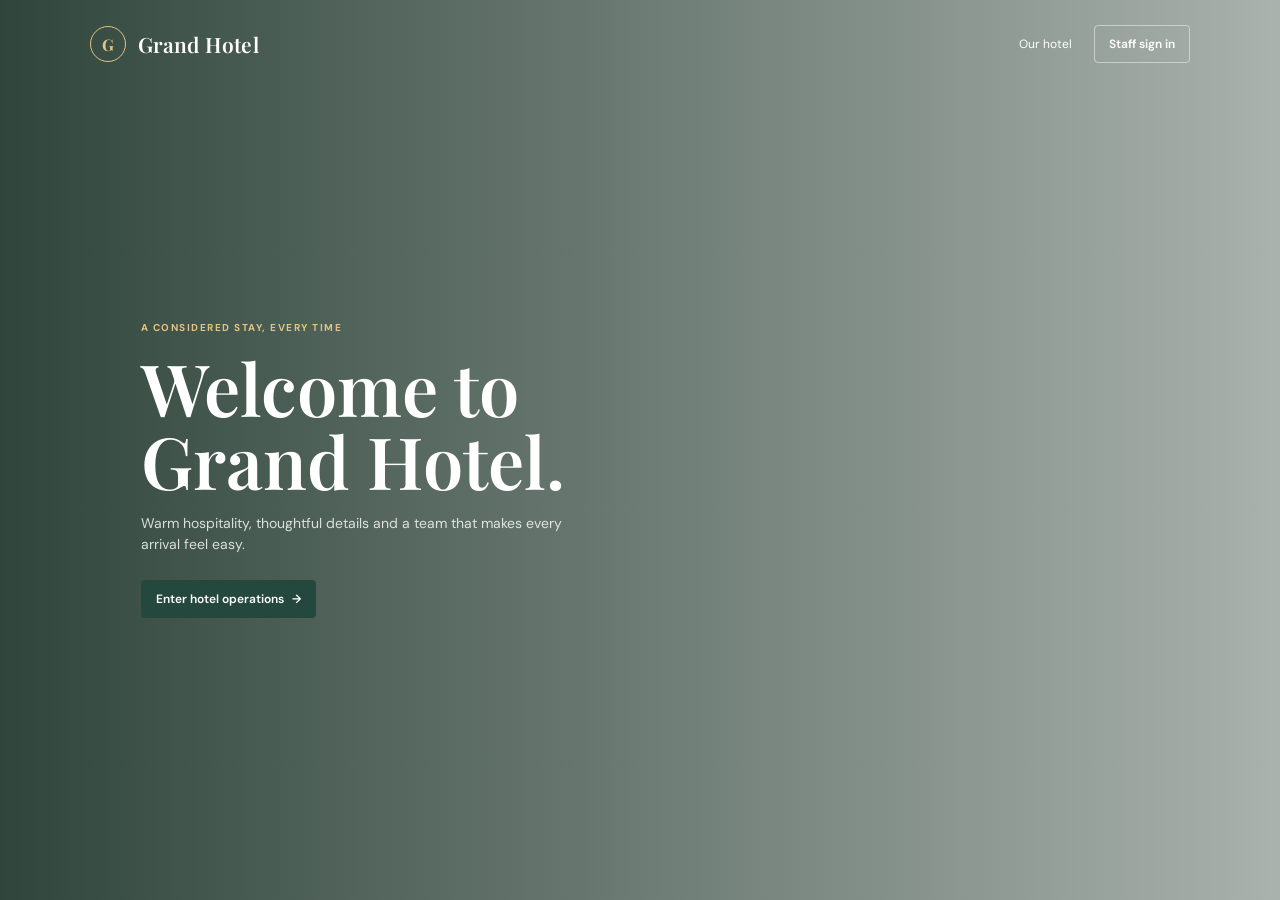
<file: hotel-management-system/frontend/index.html>
<!doctype html>
<html lang="en">
<head>
  <meta charset="utf-8">
  <meta name="viewport" content="width=device-width, initial-scale=1">
  <meta name="theme-color" content="#f5f3ed">
  <title>Grand Hotel | Welcome</title>
  <link rel="preconnect" href="https://fonts.googleapis.com">
  <link rel="preconnect" href="https://fonts.gstatic.com" crossorigin>
  <link href="https://fonts.googleapis.com/css2?family=DM+Sans:wght@400;500;600;700&family=Playfair+Display:wght@500;600;700&display=swap" rel="stylesheet">
  <link rel="stylesheet" href="css/styles.css">
</head>
<body data-page="welcome"><div id="app"><div class="boot-screen">Grand Hotel</div></div><div id="toast-region" aria-live="polite"></div><script src="js/app.js" defer></script></body>
</html>
</file>
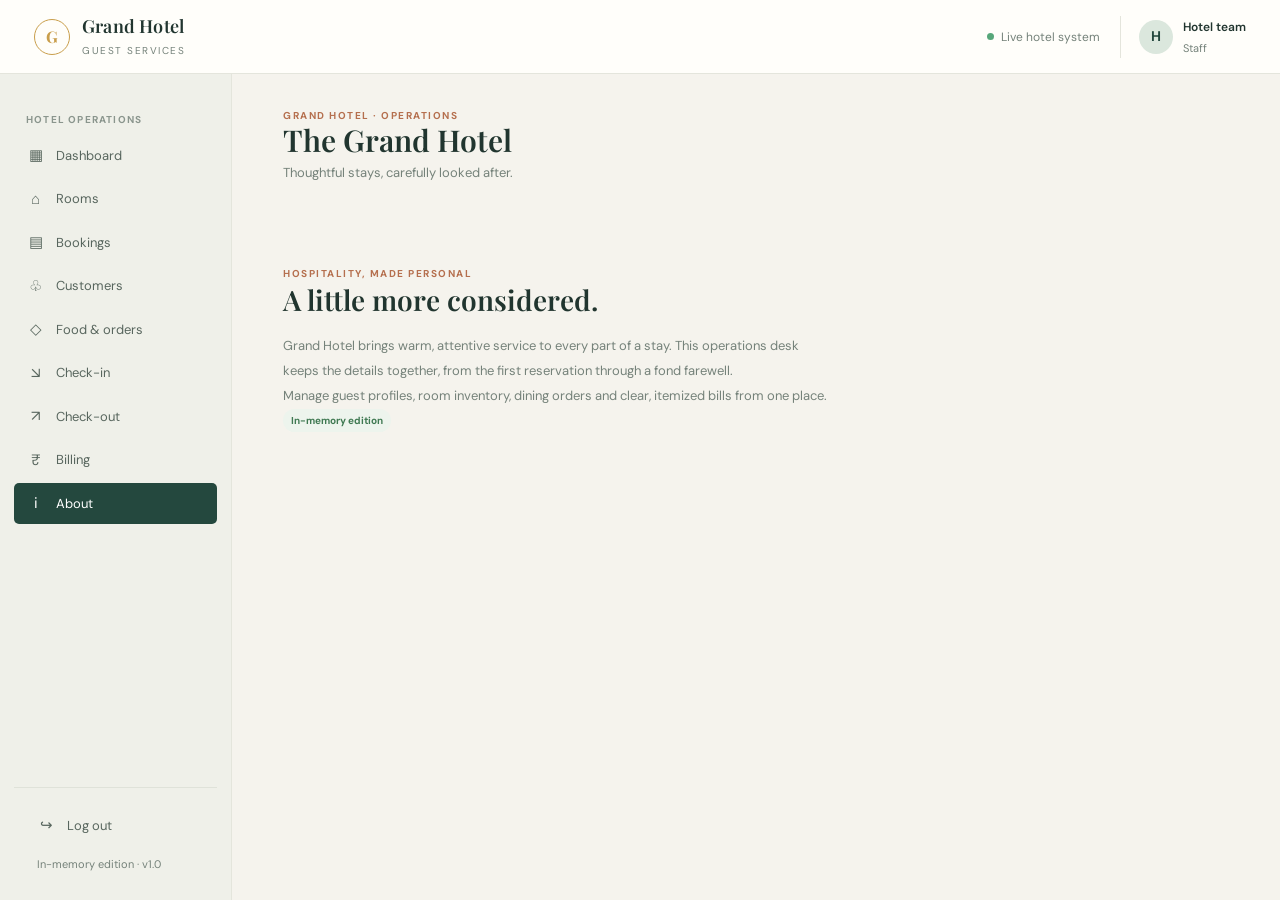
<file: hotel-management-system/frontend/about.html>
<!doctype html>
<html lang="en"><head><meta charset="utf-8"><meta name="viewport" content="width=device-width, initial-scale=1"><title>About | Grand Hotel</title><link rel="preconnect" href="https://fonts.googleapis.com"><link rel="preconnect" href="https://fonts.gstatic.com" crossorigin><link href="https://fonts.googleapis.com/css2?family=DM+Sans:wght@400;500;600;700&family=Playfair+Display:wght@500;600;700&display=swap" rel="stylesheet"><link rel="stylesheet" href="css/styles.css"></head><body data-page="about"><div id="app"><div class="boot-screen">Grand Hotel</div></div><div id="toast-region" aria-live="polite"></div><script src="js/app.js" defer></script></body></html>
</file>
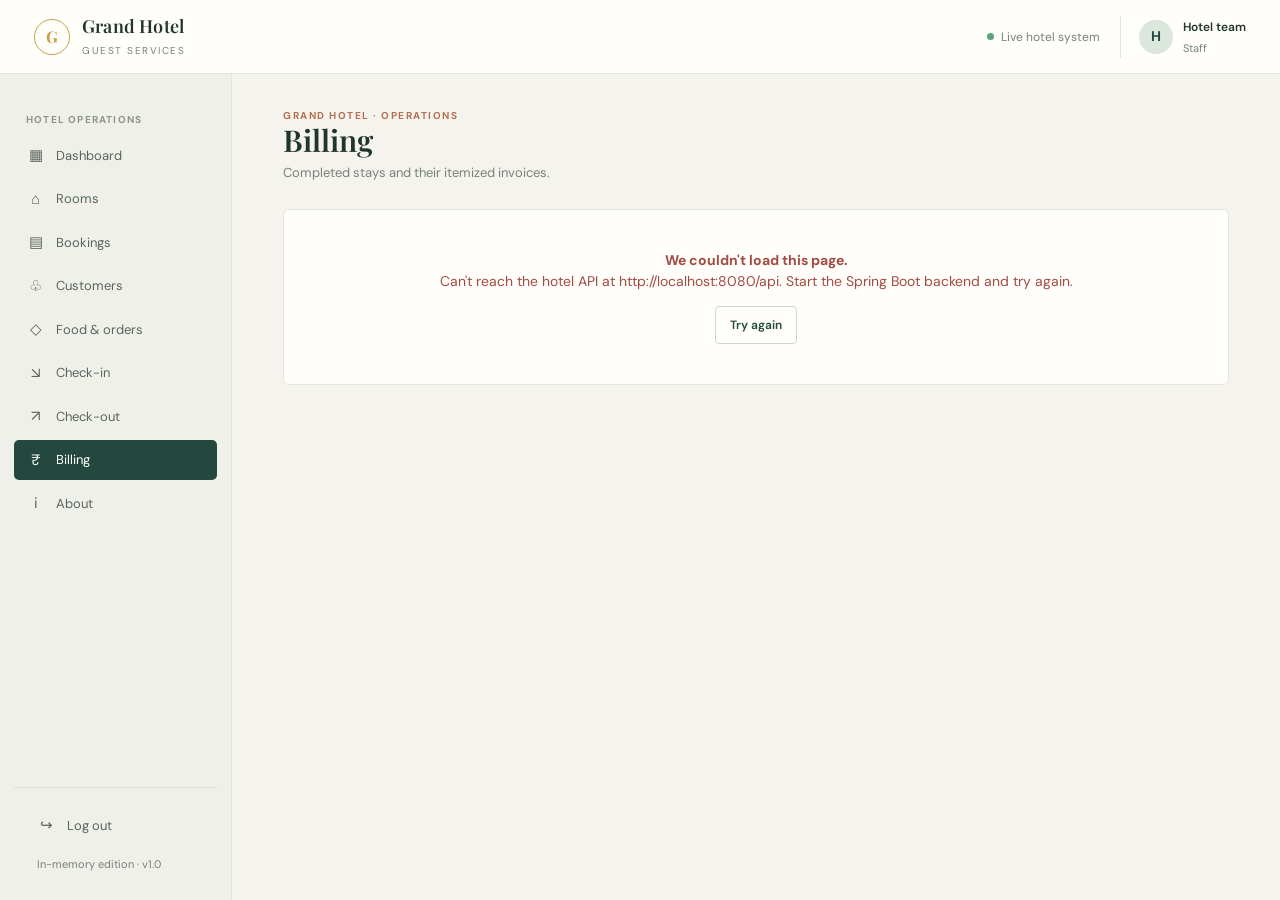
<file: hotel-management-system/frontend/billing.html>
<!doctype html>
<html lang="en"><head><meta charset="utf-8"><meta name="viewport" content="width=device-width, initial-scale=1"><title>Billing | Grand Hotel</title><link rel="preconnect" href="https://fonts.googleapis.com"><link rel="preconnect" href="https://fonts.gstatic.com" crossorigin><link href="https://fonts.googleapis.com/css2?family=DM+Sans:wght@400;500;600;700&family=Playfair+Display:wght@500;600;700&display=swap" rel="stylesheet"><link rel="stylesheet" href="css/styles.css"></head><body data-page="billing"><div id="app"><div class="boot-screen">Grand Hotel</div></div><div id="toast-region" aria-live="polite"></div><script src="js/app.js" defer></script></body></html>
</file>
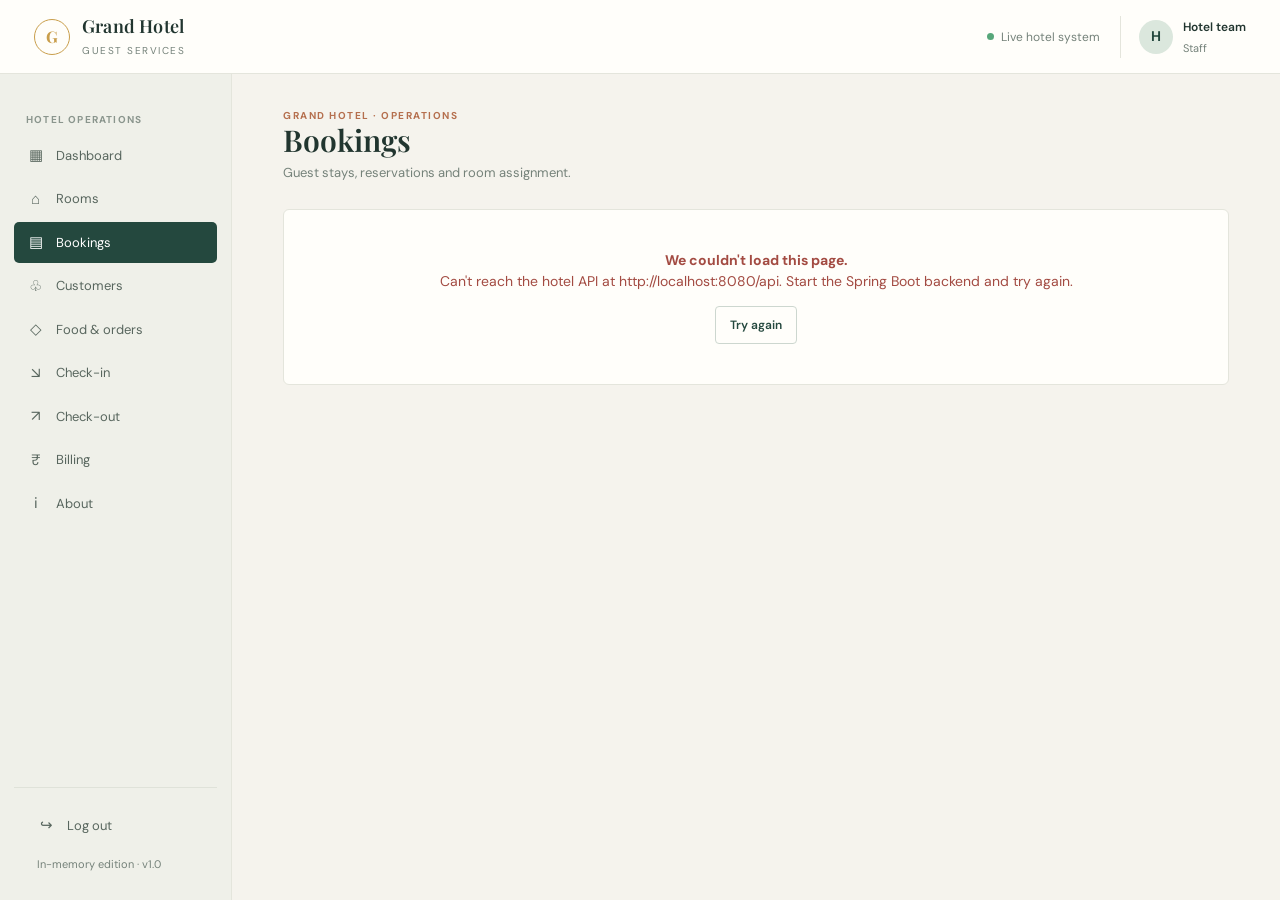
<file: hotel-management-system/frontend/bookings.html>
<!doctype html>
<html lang="en"><head><meta charset="utf-8"><meta name="viewport" content="width=device-width, initial-scale=1"><title>Bookings | Grand Hotel</title><link rel="preconnect" href="https://fonts.googleapis.com"><link rel="preconnect" href="https://fonts.gstatic.com" crossorigin><link href="https://fonts.googleapis.com/css2?family=DM+Sans:wght@400;500;600;700&family=Playfair+Display:wght@500;600;700&display=swap" rel="stylesheet"><link rel="stylesheet" href="css/styles.css"></head><body data-page="bookings"><div id="app"><div class="boot-screen">Grand Hotel</div></div><div id="toast-region" aria-live="polite"></div><script src="js/app.js" defer></script></body></html>
</file>
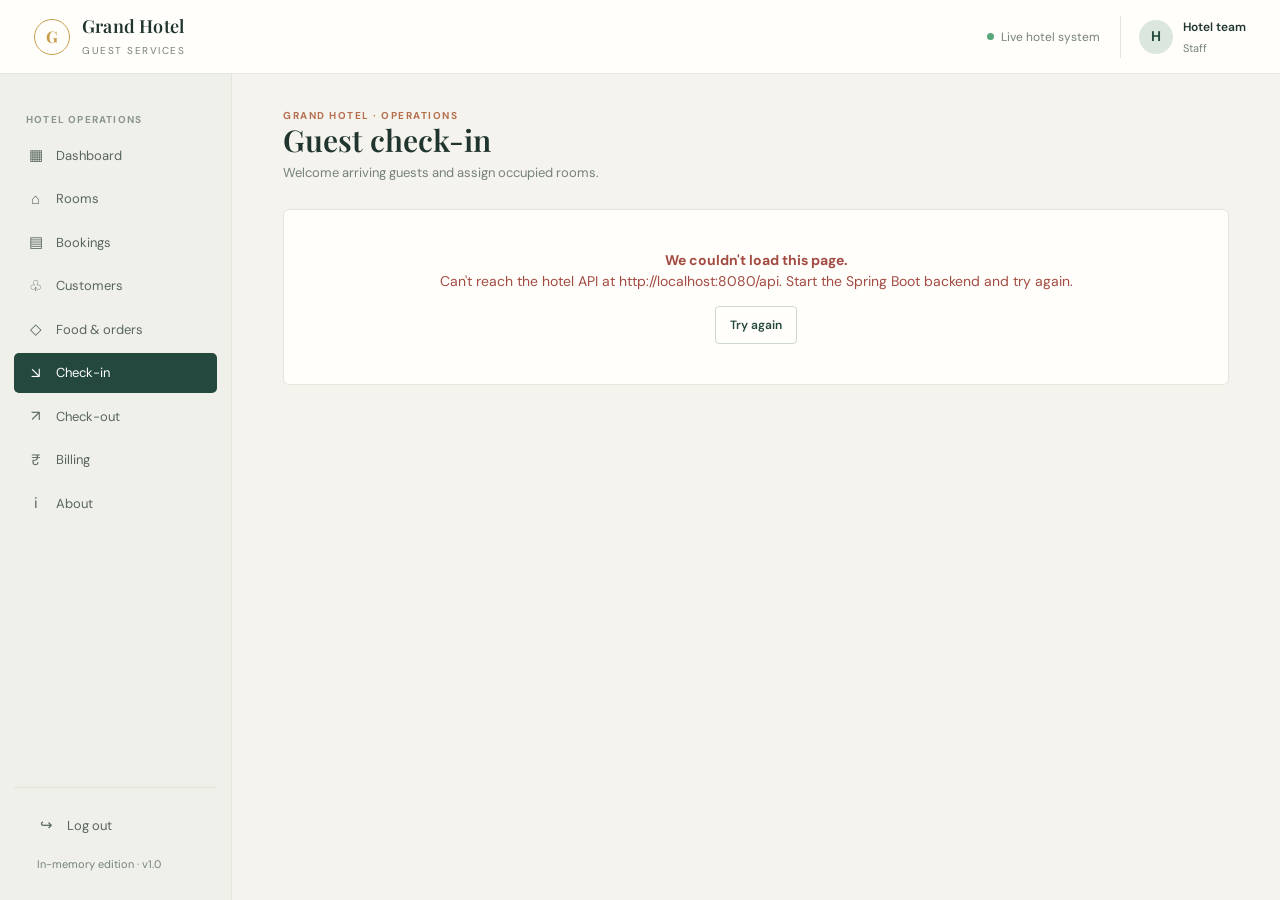
<file: hotel-management-system/frontend/check-in.html>
<!doctype html>
<html lang="en"><head><meta charset="utf-8"><meta name="viewport" content="width=device-width, initial-scale=1"><title>Check-in | Grand Hotel</title><link rel="preconnect" href="https://fonts.googleapis.com"><link rel="preconnect" href="https://fonts.gstatic.com" crossorigin><link href="https://fonts.googleapis.com/css2?family=DM+Sans:wght@400;500;600;700&family=Playfair+Display:wght@500;600;700&display=swap" rel="stylesheet"><link rel="stylesheet" href="css/styles.css"></head><body data-page="check-in"><div id="app"><div class="boot-screen">Grand Hotel</div></div><div id="toast-region" aria-live="polite"></div><script src="js/app.js" defer></script></body></html>
</file>
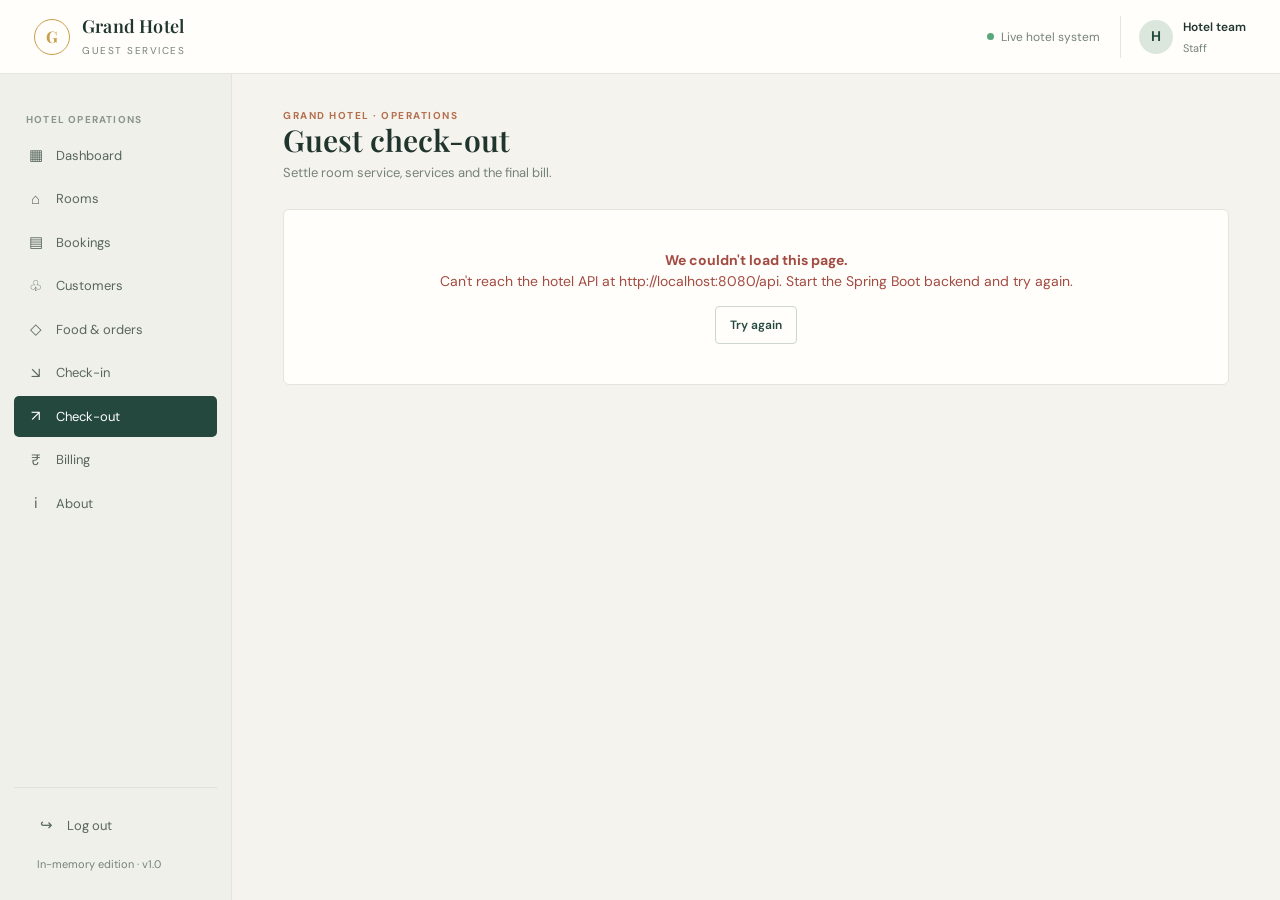
<file: hotel-management-system/frontend/check-out.html>
<!doctype html>
<html lang="en"><head><meta charset="utf-8"><meta name="viewport" content="width=device-width, initial-scale=1"><title>Check-out | Grand Hotel</title><link rel="preconnect" href="https://fonts.googleapis.com"><link rel="preconnect" href="https://fonts.gstatic.com" crossorigin><link href="https://fonts.googleapis.com/css2?family=DM+Sans:wght@400;500;600;700&family=Playfair+Display:wght@500;600;700&display=swap" rel="stylesheet"><link rel="stylesheet" href="css/styles.css"></head><body data-page="check-out"><div id="app"><div class="boot-screen">Grand Hotel</div></div><div id="toast-region" aria-live="polite"></div><script src="js/app.js" defer></script></body></html>
</file>
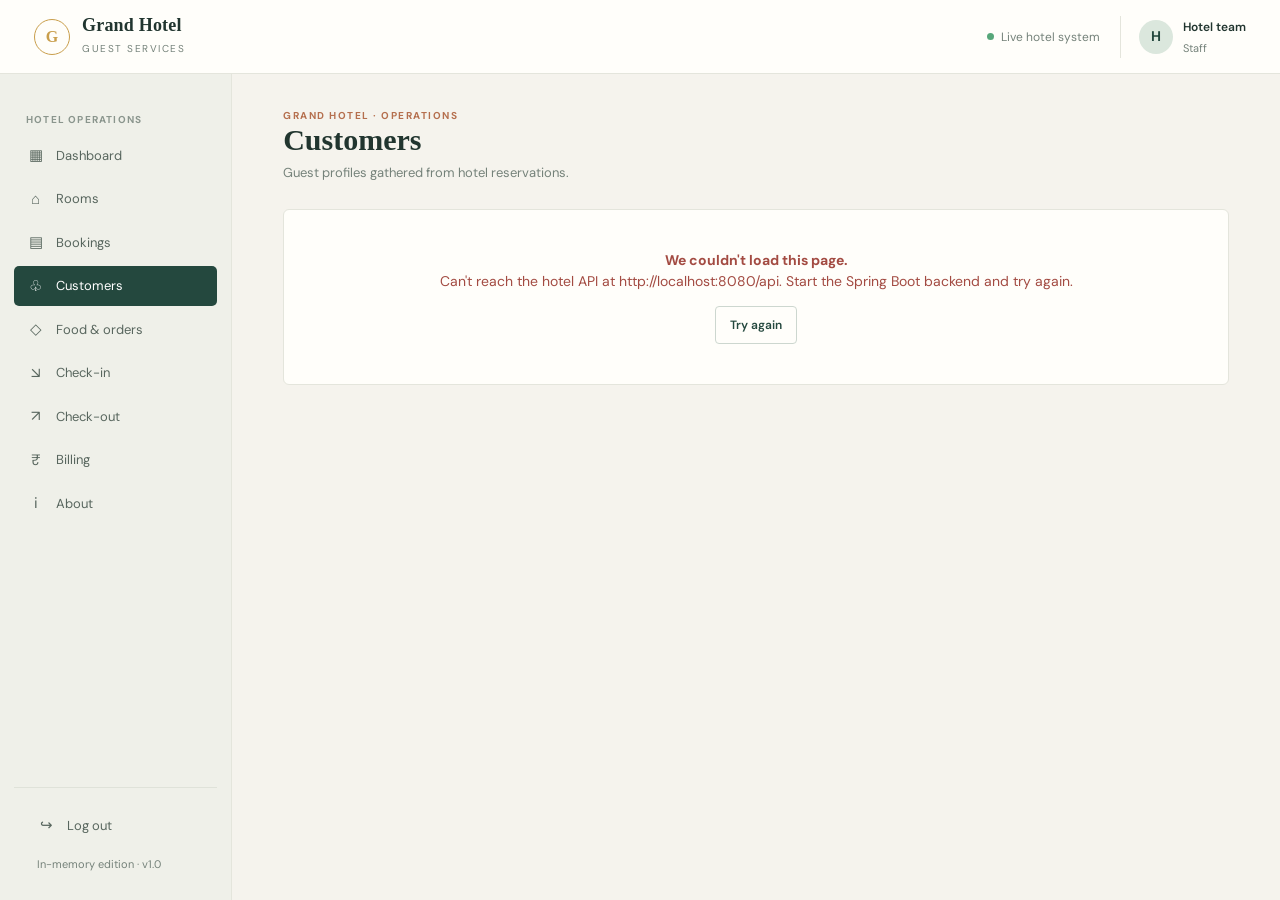
<file: hotel-management-system/frontend/customers.html>
<!doctype html>
<html lang="en"><head><meta charset="utf-8"><meta name="viewport" content="width=device-width, initial-scale=1"><title>Customers | Grand Hotel</title><link rel="preconnect" href="https://fonts.googleapis.com"><link rel="preconnect" href="https://fonts.gstatic.com" crossorigin><link href="https://fonts.googleapis.com/css2?family=DM+Sans:wght@400;500;600;700&display=swap" rel="stylesheet"><link rel="stylesheet" href="css/styles.css"></head><body data-page="customers"><div id="app"><div class="boot-screen">Grand Hotel</div></div><div id="toast-region" aria-live="polite"></div><script src="js/app.js" defer></script></body></html>
</file>
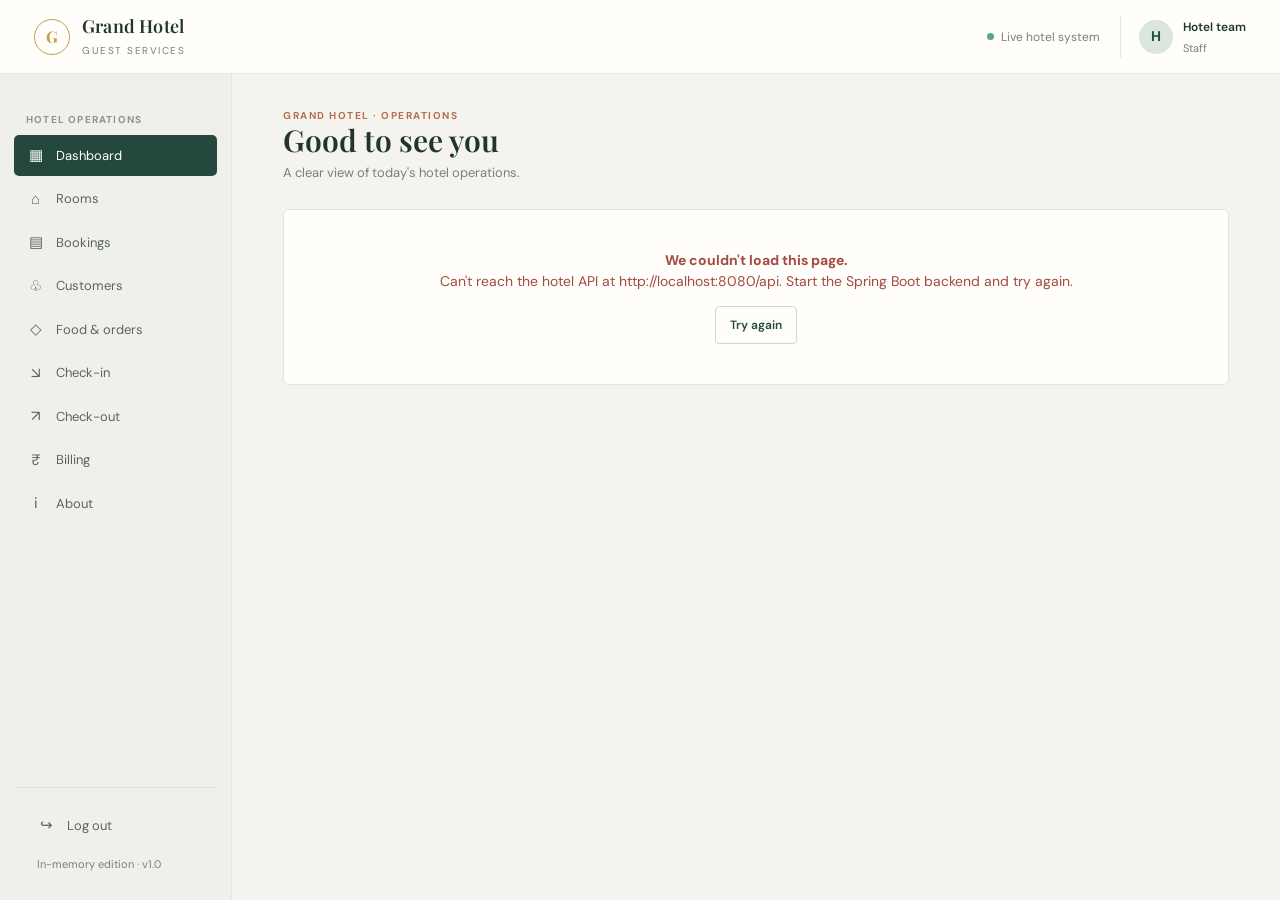
<file: hotel-management-system/frontend/dashboard.html>
<!doctype html>
<html lang="en"><head><meta charset="utf-8"><meta name="viewport" content="width=device-width, initial-scale=1"><title>Dashboard | Grand Hotel</title><link rel="preconnect" href="https://fonts.googleapis.com"><link rel="preconnect" href="https://fonts.gstatic.com" crossorigin><link href="https://fonts.googleapis.com/css2?family=DM+Sans:wght@400;500;600;700&family=Playfair+Display:wght@500;600;700&display=swap" rel="stylesheet"><link rel="stylesheet" href="css/styles.css"></head><body data-page="dashboard"><div id="app"><div class="boot-screen">Grand Hotel</div></div><div id="toast-region" aria-live="polite"></div><script src="js/app.js" defer></script></body></html>
</file>
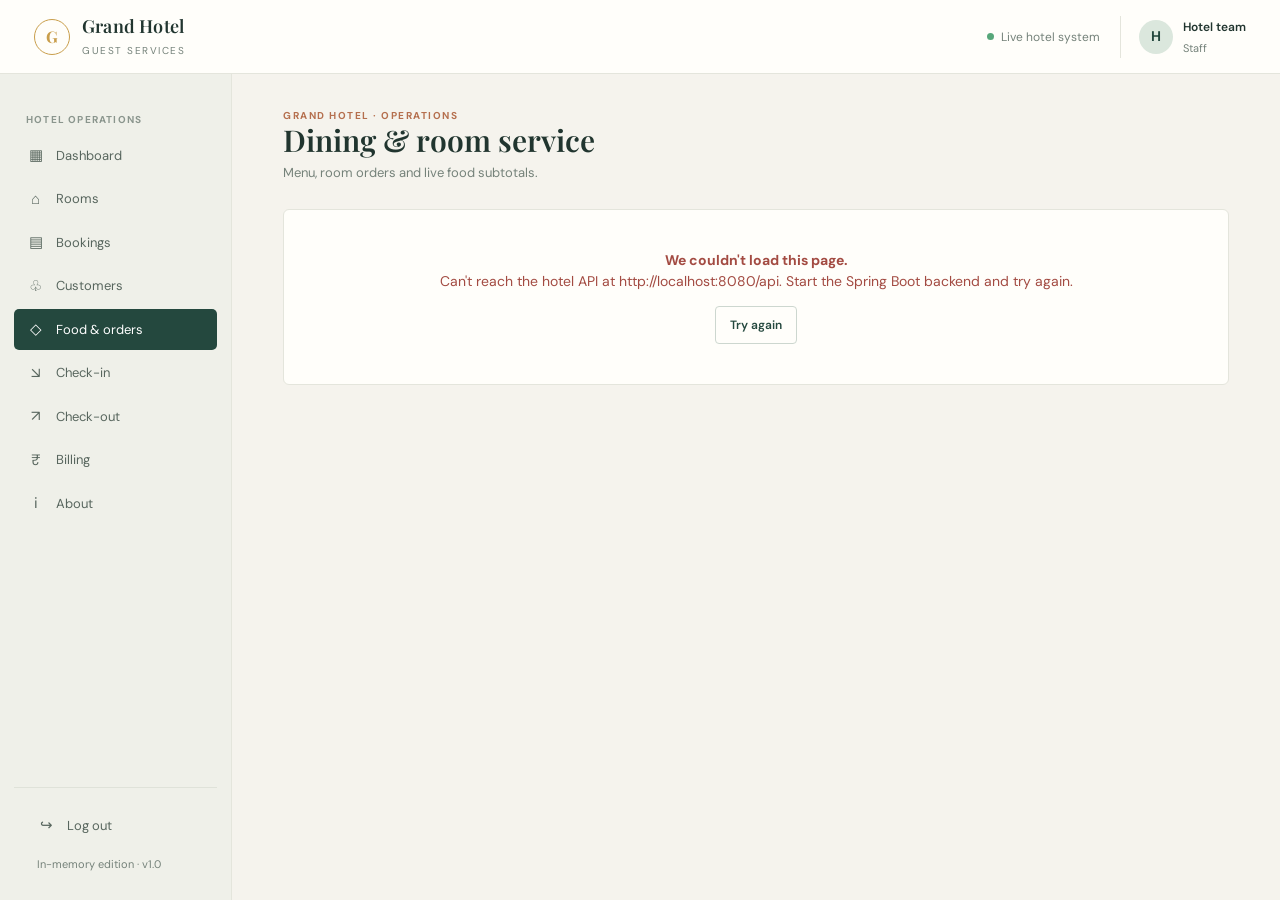
<file: hotel-management-system/frontend/food.html>
<!doctype html>
<html lang="en"><head><meta charset="utf-8"><meta name="viewport" content="width=device-width, initial-scale=1"><title>Dining | Grand Hotel</title><link rel="preconnect" href="https://fonts.googleapis.com"><link rel="preconnect" href="https://fonts.gstatic.com" crossorigin><link href="https://fonts.googleapis.com/css2?family=DM+Sans:wght@400;500;600;700&family=Playfair+Display:wght@500;600;700&display=swap" rel="stylesheet"><link rel="stylesheet" href="css/styles.css"></head><body data-page="food"><div id="app"><div class="boot-screen">Grand Hotel</div></div><div id="toast-region" aria-live="polite"></div><script src="js/app.js" defer></script></body></html>
</file>
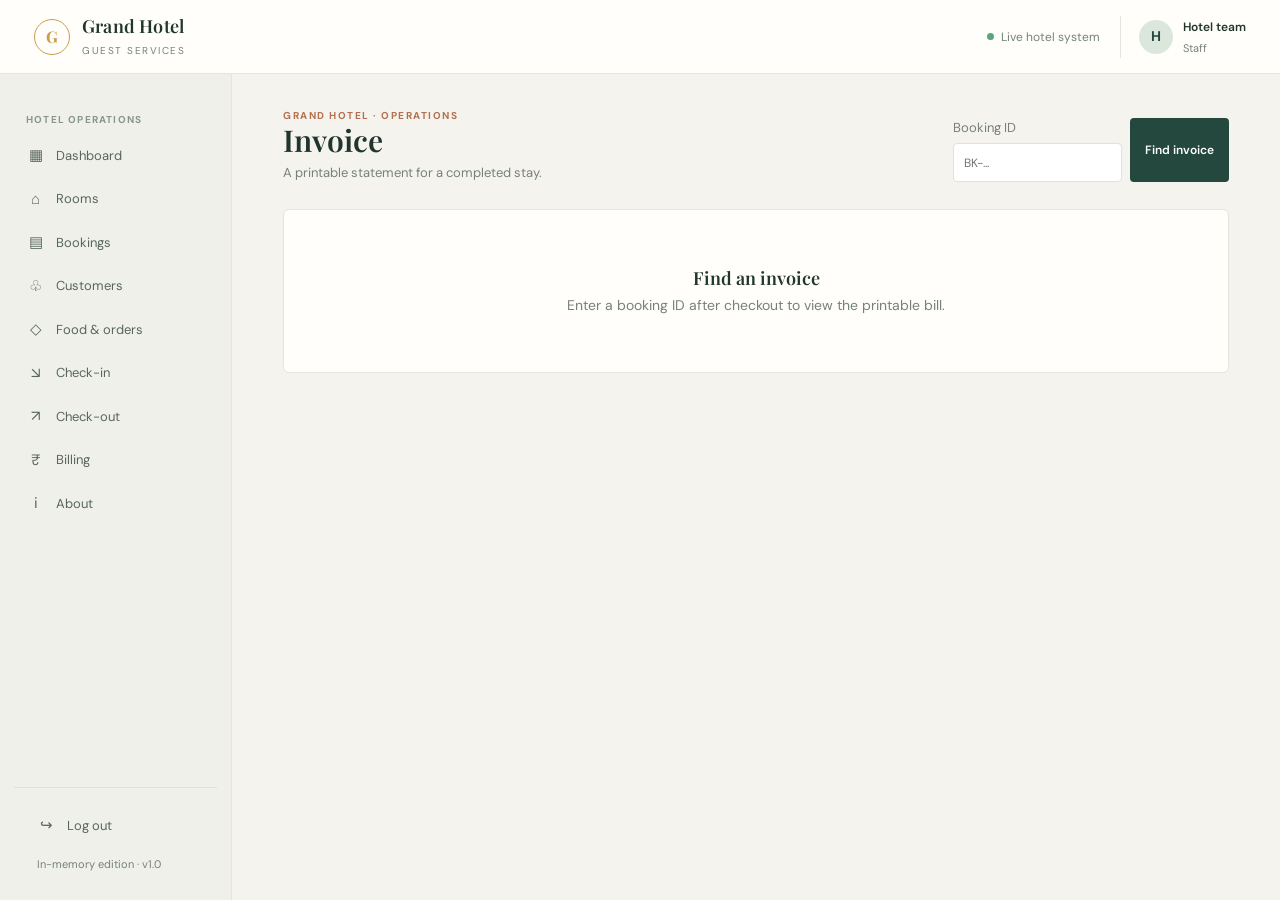
<file: hotel-management-system/frontend/invoice.html>
<!doctype html>
<html lang="en"><head><meta charset="utf-8"><meta name="viewport" content="width=device-width, initial-scale=1"><title>Invoice | Grand Hotel</title><link rel="preconnect" href="https://fonts.googleapis.com"><link rel="preconnect" href="https://fonts.gstatic.com" crossorigin><link href="https://fonts.googleapis.com/css2?family=DM+Sans:wght@400;500;600;700&family=Playfair+Display:wght@500;600;700&display=swap" rel="stylesheet"><link rel="stylesheet" href="css/styles.css"></head><body data-page="invoice"><div id="app"><div class="boot-screen">Grand Hotel</div></div><div id="toast-region" aria-live="polite"></div><script src="js/app.js" defer></script></body></html>
</file>
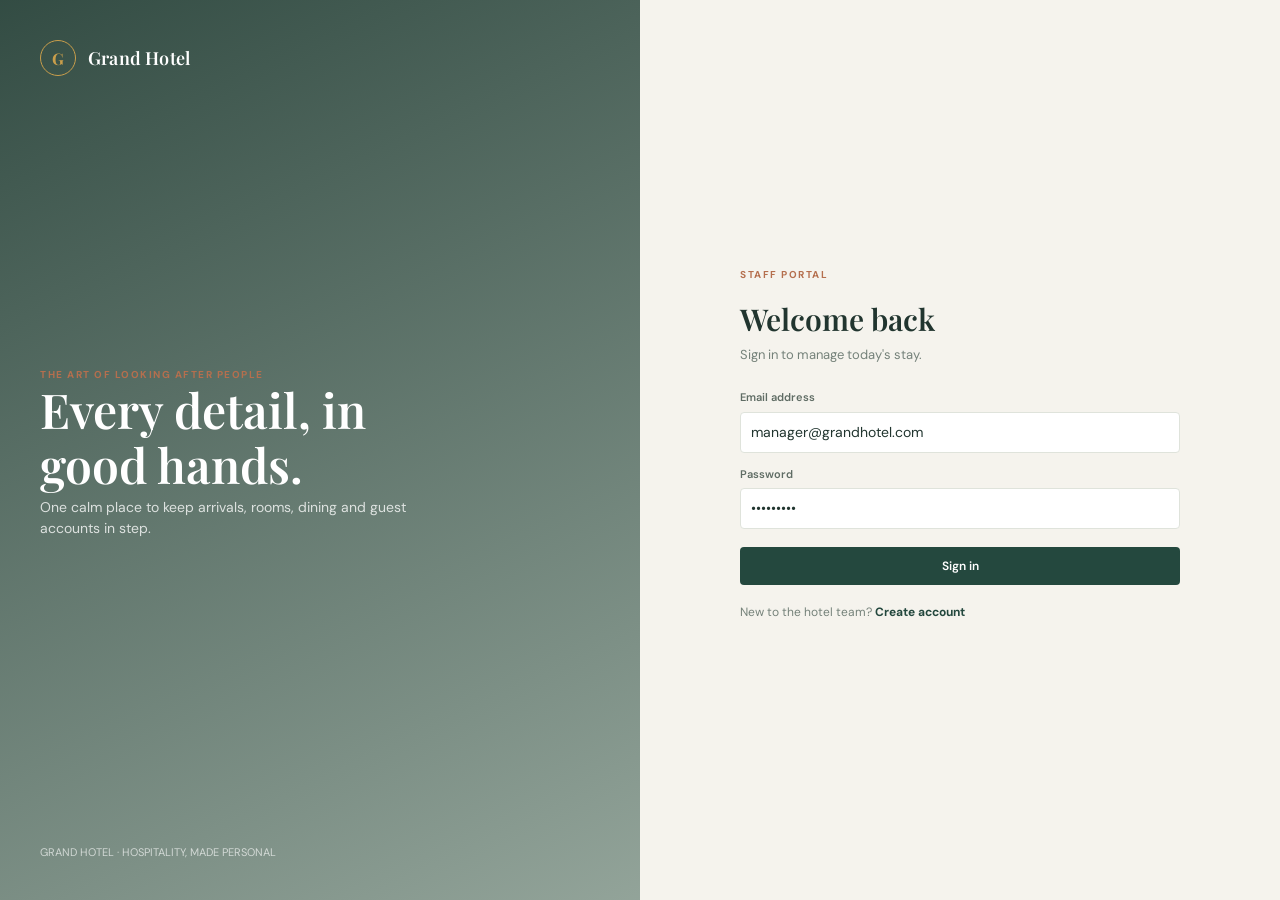
<file: hotel-management-system/frontend/login.html>
<!doctype html>
<html lang="en"><head><meta charset="utf-8"><meta name="viewport" content="width=device-width, initial-scale=1"><title>Sign in | Grand Hotel</title><link rel="preconnect" href="https://fonts.googleapis.com"><link rel="preconnect" href="https://fonts.gstatic.com" crossorigin><link href="https://fonts.googleapis.com/css2?family=DM+Sans:wght@400;500;600;700&family=Playfair+Display:wght@500;600;700&display=swap" rel="stylesheet"><link rel="stylesheet" href="css/styles.css"></head><body data-page="login"><div id="app"><div class="boot-screen">Grand Hotel</div></div><div id="toast-region" aria-live="polite"></div><script src="js/app.js" defer></script></body></html>
</file>
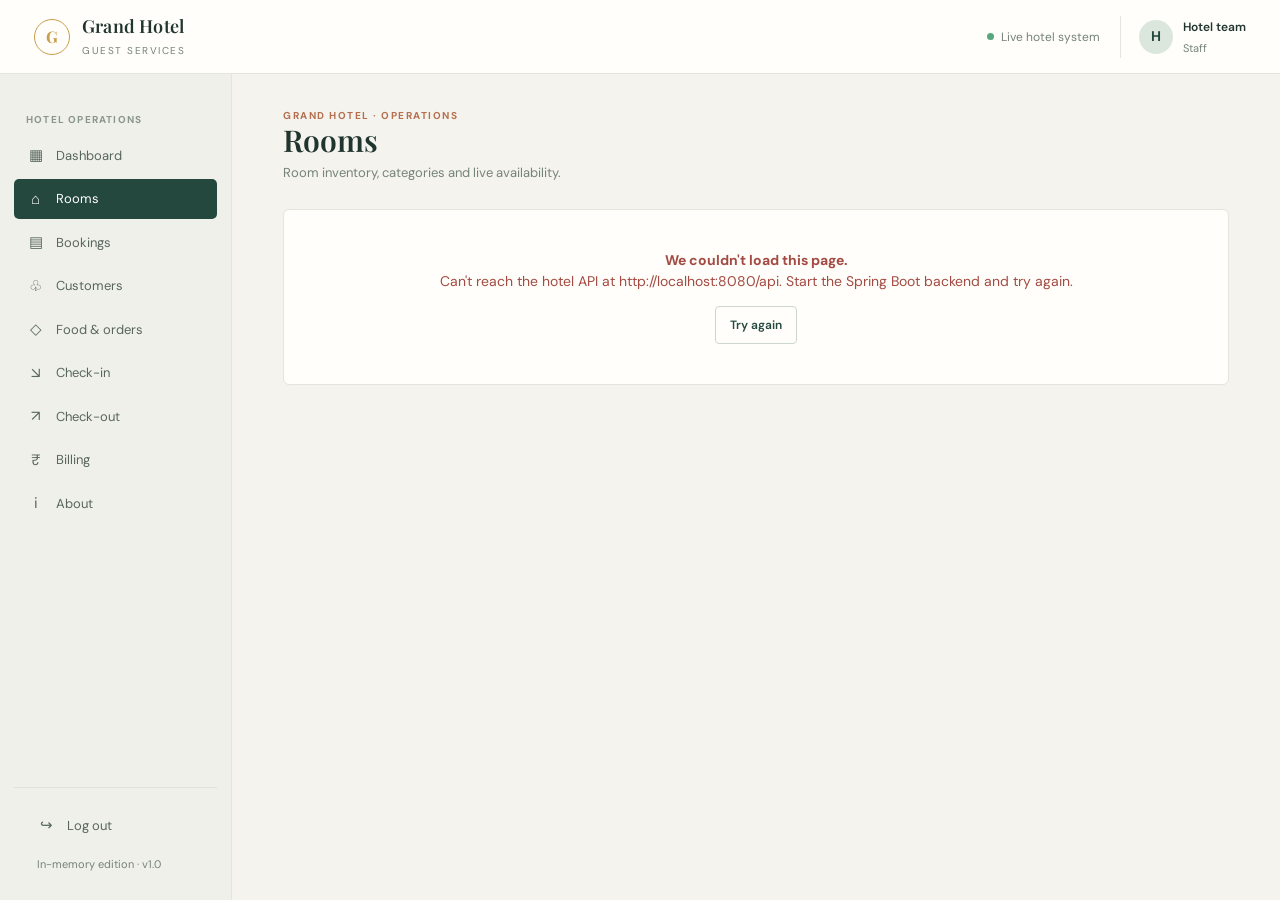
<file: hotel-management-system/frontend/rooms.html>
<!doctype html>
<html lang="en"><head><meta charset="utf-8"><meta name="viewport" content="width=device-width, initial-scale=1"><title>Rooms | Grand Hotel</title><link rel="preconnect" href="https://fonts.googleapis.com"><link rel="preconnect" href="https://fonts.gstatic.com" crossorigin><link href="https://fonts.googleapis.com/css2?family=DM+Sans:wght@400;500;600;700&family=Playfair+Display:wght@500;600;700&display=swap" rel="stylesheet"><link rel="stylesheet" href="css/styles.css"></head><body data-page="rooms"><div id="app"><div class="boot-screen">Grand Hotel</div></div><div id="toast-region" aria-live="polite"></div><script src="js/app.js" defer></script></body></html>
</file>
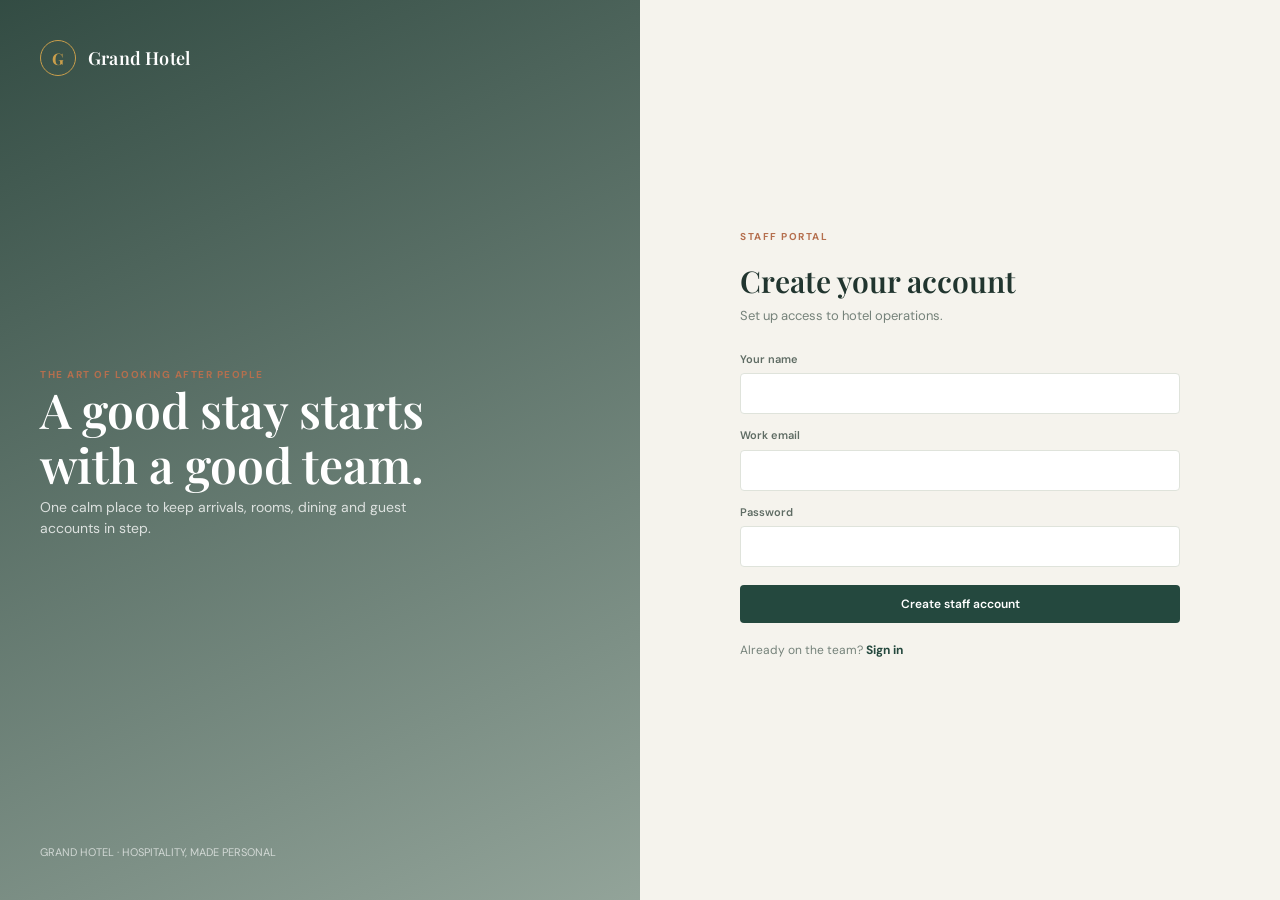
<file: hotel-management-system/frontend/signup.html>
<!doctype html>
<html lang="en"><head><meta charset="utf-8"><meta name="viewport" content="width=device-width, initial-scale=1"><title>Create account | Grand Hotel</title><link rel="preconnect" href="https://fonts.googleapis.com"><link rel="preconnect" href="https://fonts.gstatic.com" crossorigin><link href="https://fonts.googleapis.com/css2?family=DM+Sans:wght@400;500;600;700&family=Playfair+Display:wght@500;600;700&display=swap" rel="stylesheet"><link rel="stylesheet" href="css/styles.css"></head><body data-page="signup"><div id="app"><div class="boot-screen">Grand Hotel</div></div><div id="toast-region" aria-live="polite"></div><script src="js/app.js" defer></script></body></html>
</file>
<file: hotel-management-system/frontend/css/styles.css>
:root {
  color-scheme: light;
  --ink: #21352f;
  --muted: #75827a;
  --paper: #f5f3ed;
  --surface: #fffefa;
  --line: #e4e5dc;
  --forest: #24483e;
  --forest-deep: #17352e;
  --sage: #dbe7dd;
  --copper: #b56f4e;
  --gold: #c99e4b;
  --red: #a34b42;
  --shadow: 0 16px 40px rgba(37, 59, 49, .08);
}
* { box-sizing: border-box; }
html { min-width: 320px; background: var(--paper); }
body { margin: 0; color: var(--ink); font-family: "DM Sans", sans-serif; font-size: 14px; line-height: 1.5; }
button, input, select, textarea { font: inherit; }
button, a { -webkit-tap-highlight-color: transparent; }
a { color: inherit; text-decoration: none; }
button { cursor: pointer; }
.boot-screen { padding: 8vh 8vw; color: var(--forest); font: 600 30px "Playfair Display", serif; }
.app-frame { min-height: 100vh; }
.topbar { height: 74px; padding: 0 34px; display: flex; align-items: center; justify-content: space-between; background: var(--surface); border-bottom: 1px solid var(--line); position: sticky; top: 0; z-index: 5; }
.brand { display: flex; align-items: center; gap: 12px; min-width: 230px; }
.brand-mark { width: 36px; height: 36px; border: 1px solid var(--gold); border-radius: 50%; display: grid; place-items: center; color: var(--gold); font: 700 16px "Playfair Display", serif; }
.brand-name { font: 600 18px "Playfair Display", serif; letter-spacing: .2px; }
.brand-sub { color: var(--muted); font-size: 10px; letter-spacing: 1.5px; text-transform: uppercase; }
.topbar-right { display: flex; align-items: center; gap: 20px; }
.api-indicator { display: inline-flex; align-items: center; gap: 7px; color: var(--muted); font-size: 12px; }
.api-indicator::before { content: ""; width: 7px; height: 7px; border-radius: 50%; background: #57a77a; }
.user-chip { display: flex; gap: 10px; align-items: center; border-left: 1px solid var(--line); padding-left: 18px; }
.user-avatar { width: 34px; height: 34px; border-radius: 50%; background: var(--sage); display: grid; place-items: center; color: var(--forest); font-weight: 700; }
.user-name { font-size: 12px; font-weight: 600; }
.user-role { color: var(--muted); font-size: 11px; }
.workspace { display: grid; grid-template-columns: 232px minmax(0, 1fr); min-height: calc(100vh - 74px); }
.sidebar { background: #eff0e9; padding: 26px 14px; display: flex; flex-direction: column; border-right: 1px solid var(--line); }
.side-label { margin: 12px 12px 8px; color: #8a958d; font-size: 10px; font-weight: 700; letter-spacing: 1.2px; text-transform: uppercase; }
.nav-list { display: grid; gap: 3px; }
.nav-link { min-height: 40px; padding: 9px 12px; display: flex; align-items: center; gap: 11px; border-radius: 5px; color: #58665e; font-size: 13px; transition: background .18s ease, color .18s ease, transform .18s ease; }
.nav-link:hover { background: #e3e9e1; color: var(--forest); transform: translateX(2px); }
.nav-link.active { background: var(--forest); color: white; }
.nav-icon { width: 19px; text-align: center; font-size: 15px; }
.sidebar-bottom { margin-top: auto; padding: 17px 11px 2px; border-top: 1px solid #dfe2d9; color: var(--muted); font-size: 11px; }
.main { min-width: 0; padding: 34px clamp(20px, 4vw, 58px) 60px; animation: reveal .32s ease both; }
@keyframes reveal { from { opacity: 0; transform: translateY(6px); } to { opacity: 1; transform: translateY(0); } }
.page-heading { display: flex; align-items: flex-end; justify-content: space-between; gap: 20px; margin-bottom: 27px; }
.eyebrow { color: var(--copper); font-size: 10px; font-weight: 700; letter-spacing: 1.5px; text-transform: uppercase; }
h1, h2, h3, p { margin-top: 0; }
h1 { margin-bottom: 5px; font: 600 30px/1.15 "Playfair Display", serif; }
.page-description { margin: 0; color: var(--muted); font-size: 13px; }
h2 { margin-bottom: 16px; font: 600 19px "Playfair Display", serif; }
h3 { font: 600 15px "Playfair Display", serif; }
.button { min-height: 38px; padding: 9px 14px; border: 1px solid transparent; border-radius: 4px; background: var(--forest); color: white; display: inline-flex; align-items: center; justify-content: center; gap: 8px; font-size: 12px; font-weight: 600; transition: background .18s ease, transform .18s ease; }
.button:hover { background: var(--forest-deep); transform: translateY(-1px); }
.button.secondary { color: var(--forest); background: transparent; border-color: #cdd7cf; }
.button.secondary:hover { background: var(--sage); }
.button.danger { background: #f8eeeb; color: var(--red); border-color: #ecd5d0; }
.button.small { min-height: 30px; padding: 5px 9px; font-size: 11px; }
.button:disabled { cursor: wait; opacity: .6; }
.stats-grid { display: grid; grid-template-columns: repeat(4, minmax(0, 1fr)); gap: 14px; margin-bottom: 28px; }
.stat-card { background: var(--surface); border: 1px solid var(--line); border-radius: 6px; min-height: 121px; padding: 17px 18px; position: relative; overflow: hidden; }
.stat-card::after { content: ""; position: absolute; width: 56px; height: 56px; right: -16px; top: -18px; border: 1px solid rgba(181,111,78,.2); border-radius: 50%; }
.stat-label { color: var(--muted); font-size: 11px; }
.stat-value { margin-top: 9px; font: 600 27px "Playfair Display", serif; }
.stat-note { margin-top: 2px; color: #7d9786; font-size: 10px; }
.panel { background: var(--surface); border: 1px solid var(--line); border-radius: 6px; }
.panel-header { display: flex; justify-content: space-between; align-items: center; gap: 12px; padding: 18px 20px; border-bottom: 1px solid var(--line); }
.panel-header h2 { margin: 0; }
.panel-body { padding: 18px 20px; }
.table-wrap { width: 100%; overflow-x: auto; }
table { width: 100%; border-collapse: collapse; text-align: left; }
th { padding: 10px 13px; background: #f7f7f1; color: #849087; font-size: 10px; font-weight: 700; letter-spacing: .7px; text-transform: uppercase; white-space: nowrap; }
td { padding: 13px; border-bottom: 1px solid #eef0e9; font-size: 12px; vertical-align: middle; }
tr:last-child td { border-bottom: 0; }
.cell-primary { color: var(--ink); font-weight: 600; }
.cell-secondary { margin-top: 2px; color: var(--muted); font-size: 10px; }
.status { display: inline-flex; align-items: center; padding: 4px 8px; border-radius: 99px; background: #edf4ed; color: #3f7952; font-size: 10px; font-weight: 700; white-space: nowrap; }
.status.RESERVED { background: #f9f0df; color: #957127; }
.status.OCCUPIED, .status.CHECKED_IN { background: #e9f0ec; color: #356c53; }
.status.CLEANING { background: #edf0f7; color: #53698e; }
.status.MAINTENANCE, .status.CHECKED_OUT { background: #f1efeb; color: #767b75; }
.room-grid, .food-grid { display: grid; grid-template-columns: repeat(3, minmax(0, 1fr)); gap: 14px; }
.room-card, .food-card { background: var(--surface); border: 1px solid var(--line); border-radius: 6px; overflow: hidden; transition: box-shadow .2s ease, transform .2s ease; }
.room-card:hover, .food-card:hover { transform: translateY(-2px); box-shadow: var(--shadow); }
.room-band { height: 8px; background: var(--gold); }
.room-card[data-category="Golden"] .room-band { background: var(--copper); }
.room-card[data-category="Silver"] .room-band { background: #879e9a; }
.room-card-body, .food-card-body { padding: 17px; }
.room-card-top { display: flex; align-items: center; justify-content: space-between; gap: 8px; }
.room-number { font: 600 21px "Playfair Display", serif; }
.room-details { margin: 8px 0 15px; color: var(--muted); font-size: 11px; }
.room-price { font-weight: 700; color: var(--forest); }
.filters { display: flex; flex-wrap: wrap; gap: 8px; }
.filter-select { min-width: 145px; min-height: 36px; padding: 7px 10px; border: 1px solid var(--line); border-radius: 4px; background: var(--surface); color: var(--ink); font-size: 12px; }
.form-grid { display: grid; grid-template-columns: repeat(2, minmax(0, 1fr)); gap: 13px; }
.field { display: grid; gap: 6px; }
.field.full { grid-column: 1 / -1; }
.field label { color: #5f6c64; font-size: 11px; font-weight: 600; }
.field input, .field select, .field textarea { width: 100%; min-height: 39px; padding: 9px 10px; border: 1px solid #dfe3db; border-radius: 4px; outline: 0; background: #fff; color: var(--ink); }
.field textarea { min-height: 75px; resize: vertical; }
.field input:focus, .field select:focus, .field textarea:focus { border-color: #779b83; box-shadow: 0 0 0 3px rgba(105,145,115,.12); }
.form-actions { grid-column: 1 / -1; display: flex; align-items: center; gap: 9px; padding-top: 5px; }
.inline-form { padding: 18px; }
.two-column { display: grid; grid-template-columns: minmax(0, 1.4fr) minmax(250px, .8fr); gap: 18px; align-items: start; }
.food-category { display: inline-block; color: var(--copper); font-size: 10px; font-weight: 700; letter-spacing: .7px; text-transform: uppercase; }
.food-card h3 { margin: 7px 0 5px; }
.food-description { min-height: 34px; margin: 0; color: var(--muted); font-size: 11px; }
.food-card-bottom { display: flex; justify-content: space-between; align-items: center; margin-top: 14px; }
.food-price { color: var(--forest); font-weight: 700; }
.qty-control { display: inline-flex; align-items: center; gap: 8px; }
.qty-control button { width: 26px; height: 26px; border: 1px solid var(--line); border-radius: 3px; background: white; color: var(--forest); }
.qty { min-width: 16px; text-align: center; font-weight: 700; }
.order-line { display: flex; align-items: center; gap: 10px; padding: 12px 0; border-bottom: 1px solid var(--line); }
.order-line:last-child { border: 0; }
.order-info { flex: 1; min-width: 0; }
.order-footer { display: flex; align-items: center; justify-content: space-between; padding-top: 15px; border-top: 1px solid var(--line); }
.empty-state { padding: 38px 20px; color: var(--muted); text-align: center; }
.empty-state strong { display: block; margin-bottom: 5px; color: var(--ink); font: 600 18px "Playfair Display", serif; }
.loading-state, .error-state { padding: 40px 15px; color: var(--muted); text-align: center; }
.error-state { color: var(--red); }
.invoice-sheet { max-width: 800px; margin: auto; padding: clamp(22px, 5vw, 48px); background: white; border: 1px solid var(--line); box-shadow: var(--shadow); }
.invoice-brand { display: flex; justify-content: space-between; align-items: flex-start; gap: 20px; border-bottom: 1px solid var(--line); padding-bottom: 24px; }
.invoice-title { color: var(--muted); font-size: 11px; text-align: right; }
.invoice-meta { display: grid; grid-template-columns: 1fr 1fr; gap: 20px; margin: 25px 0; }
.invoice-total { width: min(100%, 330px); margin: 20px 0 0 auto; }
.invoice-total div { display: flex; justify-content: space-between; padding: 7px 0; color: var(--muted); font-size: 12px; }
.invoice-total .grand { margin-top: 5px; border-top: 1px solid var(--line); color: var(--ink); font-size: 17px; font-weight: 700; }
.toast { max-width: min(380px, calc(100vw - 32px)); padding: 12px 16px; border: 1px solid #cdd8ce; border-left: 4px solid #588565; border-radius: 4px; background: white; box-shadow: var(--shadow); animation: toast-in .2s ease; }
.toast.error { border-left-color: var(--red); }
#toast-region { position: fixed; z-index: 30; right: 20px; bottom: 20px; display: grid; gap: 8px; }
@keyframes toast-in { from { opacity: 0; transform: translateY(8px); } to { opacity: 1; transform: translateY(0); } }
dialog { width: min(600px, calc(100vw - 28px)); max-height: 90vh; padding: 0; border: 1px solid var(--line); border-radius: 7px; background: var(--surface); color: var(--ink); box-shadow: 0 26px 90px rgba(18, 42, 32, .25); }
dialog::backdrop { background: rgba(20, 39, 31, .45); backdrop-filter: blur(2px); }
.dialog-head { display: flex; justify-content: space-between; align-items: center; padding: 18px 22px; border-bottom: 1px solid var(--line); }
.dialog-head h2 { margin: 0; }
.dialog-close { width: 32px; height: 32px; border: 0; background: transparent; color: var(--muted); font-size: 20px; }
.dialog-body { max-height: calc(90vh - 72px); overflow-y: auto; }
.welcome { min-height: 100vh; background: linear-gradient(90deg, rgba(20,45,36,.88), rgba(23,53,46,.34)), url("https://images.unsplash.com/photo-1566073771259-6a8506099945?auto=format&fit=crop&w=2200&q=85") center 54% / cover; color: white; display: flex; flex-direction: column; }
.welcome-nav { display: flex; align-items: center; justify-content: space-between; padding: 25px clamp(20px, 7vw, 100px); }
.welcome .brand-name { font-size: 21px; }
.welcome .brand-mark { color: #e2c480; border-color: #e2c480; }
.welcome-links { display: flex; align-items: center; gap: 22px; font-size: 12px; }
.welcome-content { width: min(730px, 90vw); margin: auto 0; padding: 45px clamp(20px, 11vw, 160px) 95px; }
.welcome-content .eyebrow { color: #e2c480; }
.welcome-content h1 { margin: 16px 0; font-size: clamp(42px, 6vw, 72px); line-height: 1.02; }
.welcome-content p { max-width: 480px; margin-bottom: 25px; color: rgba(255,255,255,.8); }
.auth-page { min-height: 100vh; display: grid; grid-template-columns: 1fr 1fr; background: var(--paper); }
.auth-visual { padding: 40px; display: flex; flex-direction: column; justify-content: space-between; color: white; background: linear-gradient(155deg, rgba(24,53,44,.88), rgba(39,77,62,.48)), url("https://images.unsplash.com/photo-1571896349842-33c89424de2d?auto=format&fit=crop&w=1400&q=80") center / cover; }
.auth-visual h1 { max-width: 440px; font-size: 48px; }
.auth-visual p { max-width: 390px; color: rgba(255,255,255,.78); }
.auth-form-wrap { align-self: center; width: min(440px, calc(100% - 44px)); margin: 40px auto; }
.auth-form-wrap h1 { margin: 20px 0 8px; }
.auth-form-wrap .form-grid { margin-top: 25px; }
.auth-form-wrap .form-actions { flex-direction: column; align-items: stretch; }
.auth-switch { margin-top: 18px; color: var(--muted); font-size: 12px; }
.auth-switch a { color: var(--forest); font-weight: 700; }
.about-grid { display: grid; grid-template-columns: 1.2fr .8fr; gap: 22px; }
.about-image { min-height: 280px; border-radius: 6px; background: url("https://images.unsplash.com/photo-1542314831-068cd1dbfeeb?auto=format&fit=crop&w=1100&q=80") center / cover; }
.about-copy { align-self: center; }
@media (max-width: 1050px) { .stats-grid { grid-template-columns: repeat(2, minmax(0, 1fr)); } .room-grid, .food-grid { grid-template-columns: repeat(2, minmax(0, 1fr)); } }
@media (max-width: 760px) {
  .topbar { height: 64px; padding: 0 16px; }
  .brand { min-width: 0; }
  .brand-sub, .api-indicator, .user-role { display: none; }
  .user-chip { padding-left: 12px; }
  .workspace { display: block; min-height: calc(100vh - 64px); }
  .sidebar { position: sticky; top: 64px; z-index: 4; padding: 7px 10px; border-right: 0; border-bottom: 1px solid var(--line); overflow-x: auto; }
  .sidebar .side-label, .sidebar-bottom { display: none; }
  .nav-list { display: flex; width: max-content; gap: 4px; }
  .nav-link { padding: 8px 10px; min-height: 36px; white-space: nowrap; font-size: 11px; }
  .nav-icon { width: auto; }
  .main { padding: 25px 15px 40px; }
  .page-heading { align-items: flex-start; }
  h1 { font-size: 26px; }
  .stats-grid { gap: 9px; }
  .stat-card { min-height: 105px; padding: 13px; }
  .stat-value { font-size: 23px; }
  .room-grid, .food-grid { grid-template-columns: repeat(2, minmax(0, 1fr)); gap: 9px; }
  .two-column, .about-grid { grid-template-columns: 1fr; }
  .about-image { min-height: 210px; }
  .panel-header, .panel-body { padding-left: 14px; padding-right: 14px; }
  .auth-page { grid-template-columns: 1fr; }
  .auth-visual { min-height: 200px; padding: 20px; }
  .auth-visual h1 { font-size: 30px; }
  .auth-form-wrap { margin: 32px auto; }
  .welcome-nav { padding: 18px; }
  .welcome-links { gap: 12px; }
  .welcome-content { padding: 40px 24px 72px; }
  .welcome-content h1 { font-size: 46px; }
}
@media (max-width: 430px) { .room-grid, .food-grid { grid-template-columns: 1fr; } .stats-grid { grid-template-columns: repeat(2, minmax(0, 1fr)); } .page-heading { flex-direction: column; } .invoice-meta { grid-template-columns: 1fr; gap: 10px; } .user-name { max-width: 100px; overflow: hidden; text-overflow: ellipsis; white-space: nowrap; } }
@media print { body { background: white; } .topbar, .sidebar, .page-heading, #toast-region, .print-hide { display: none !important; } .workspace { display: block; } .main { padding: 0; } .invoice-sheet { max-width: none; border: 0; box-shadow: none; } }
</file>
